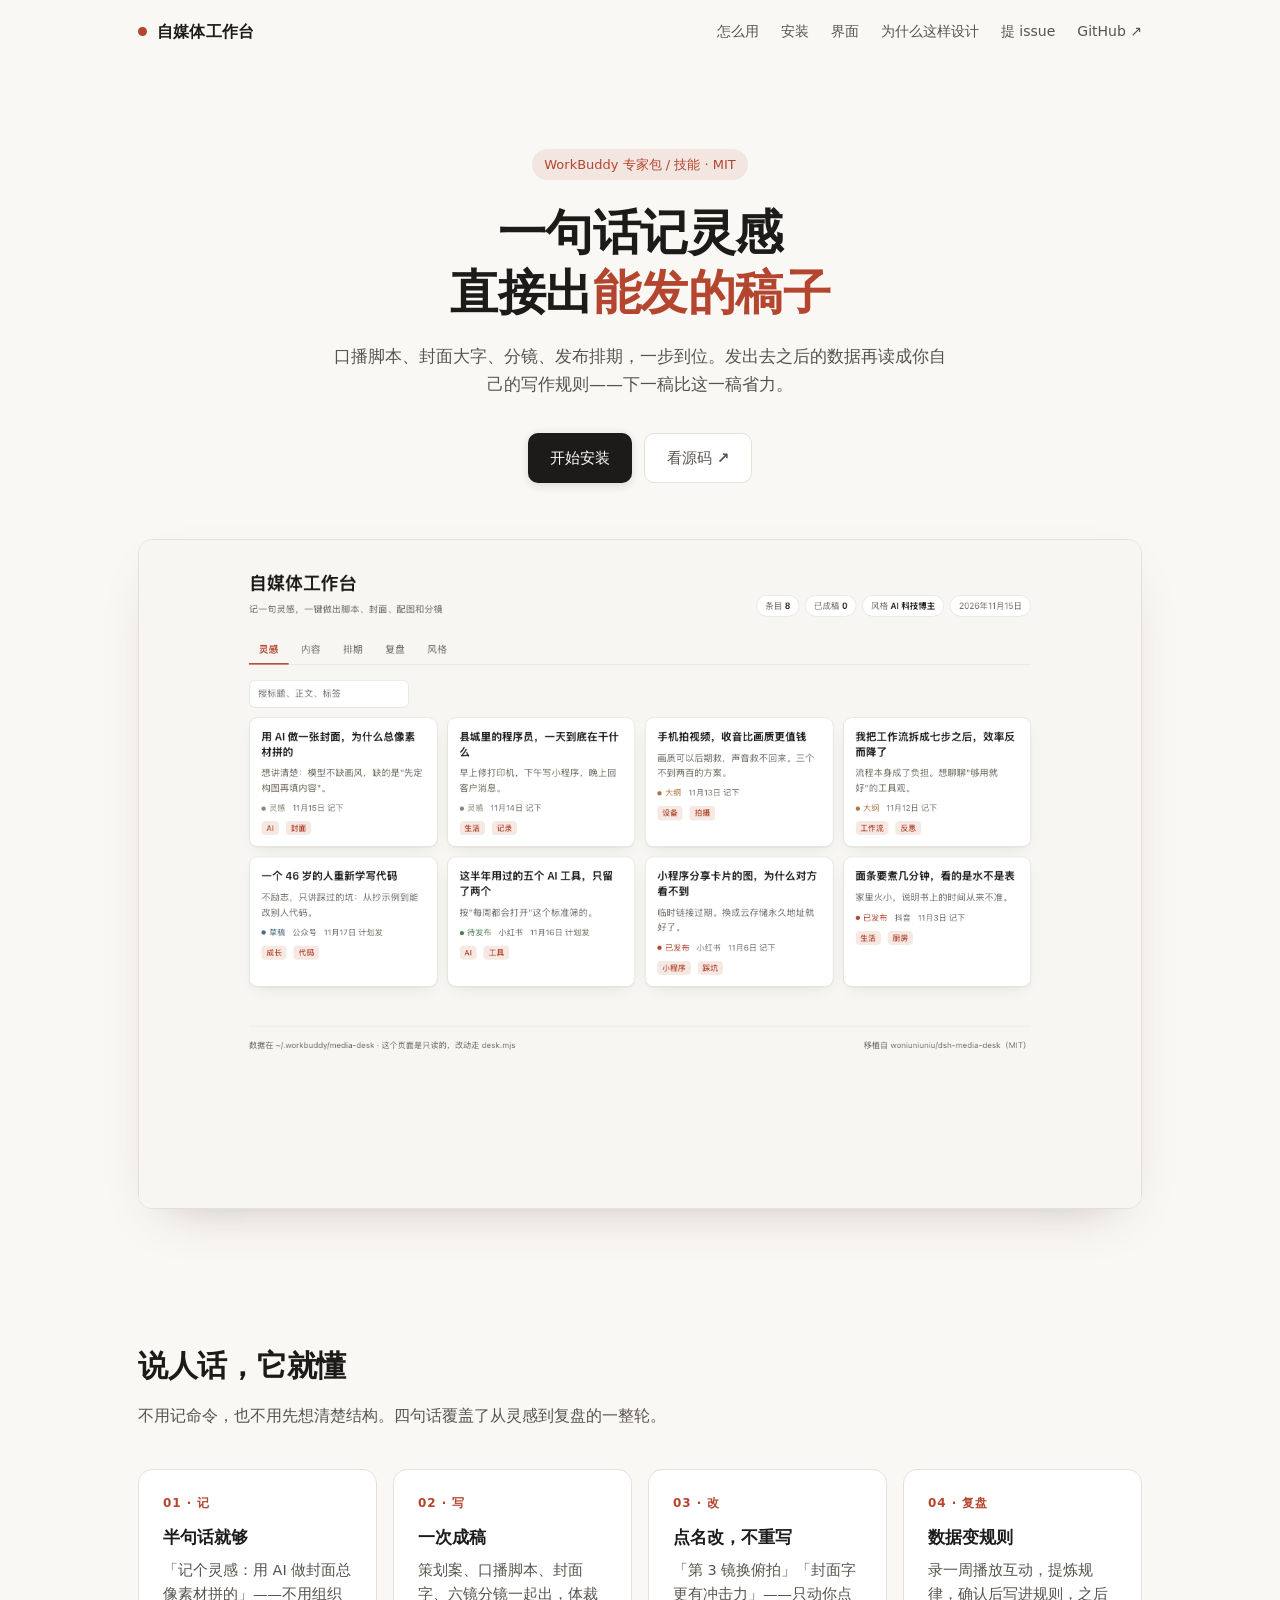
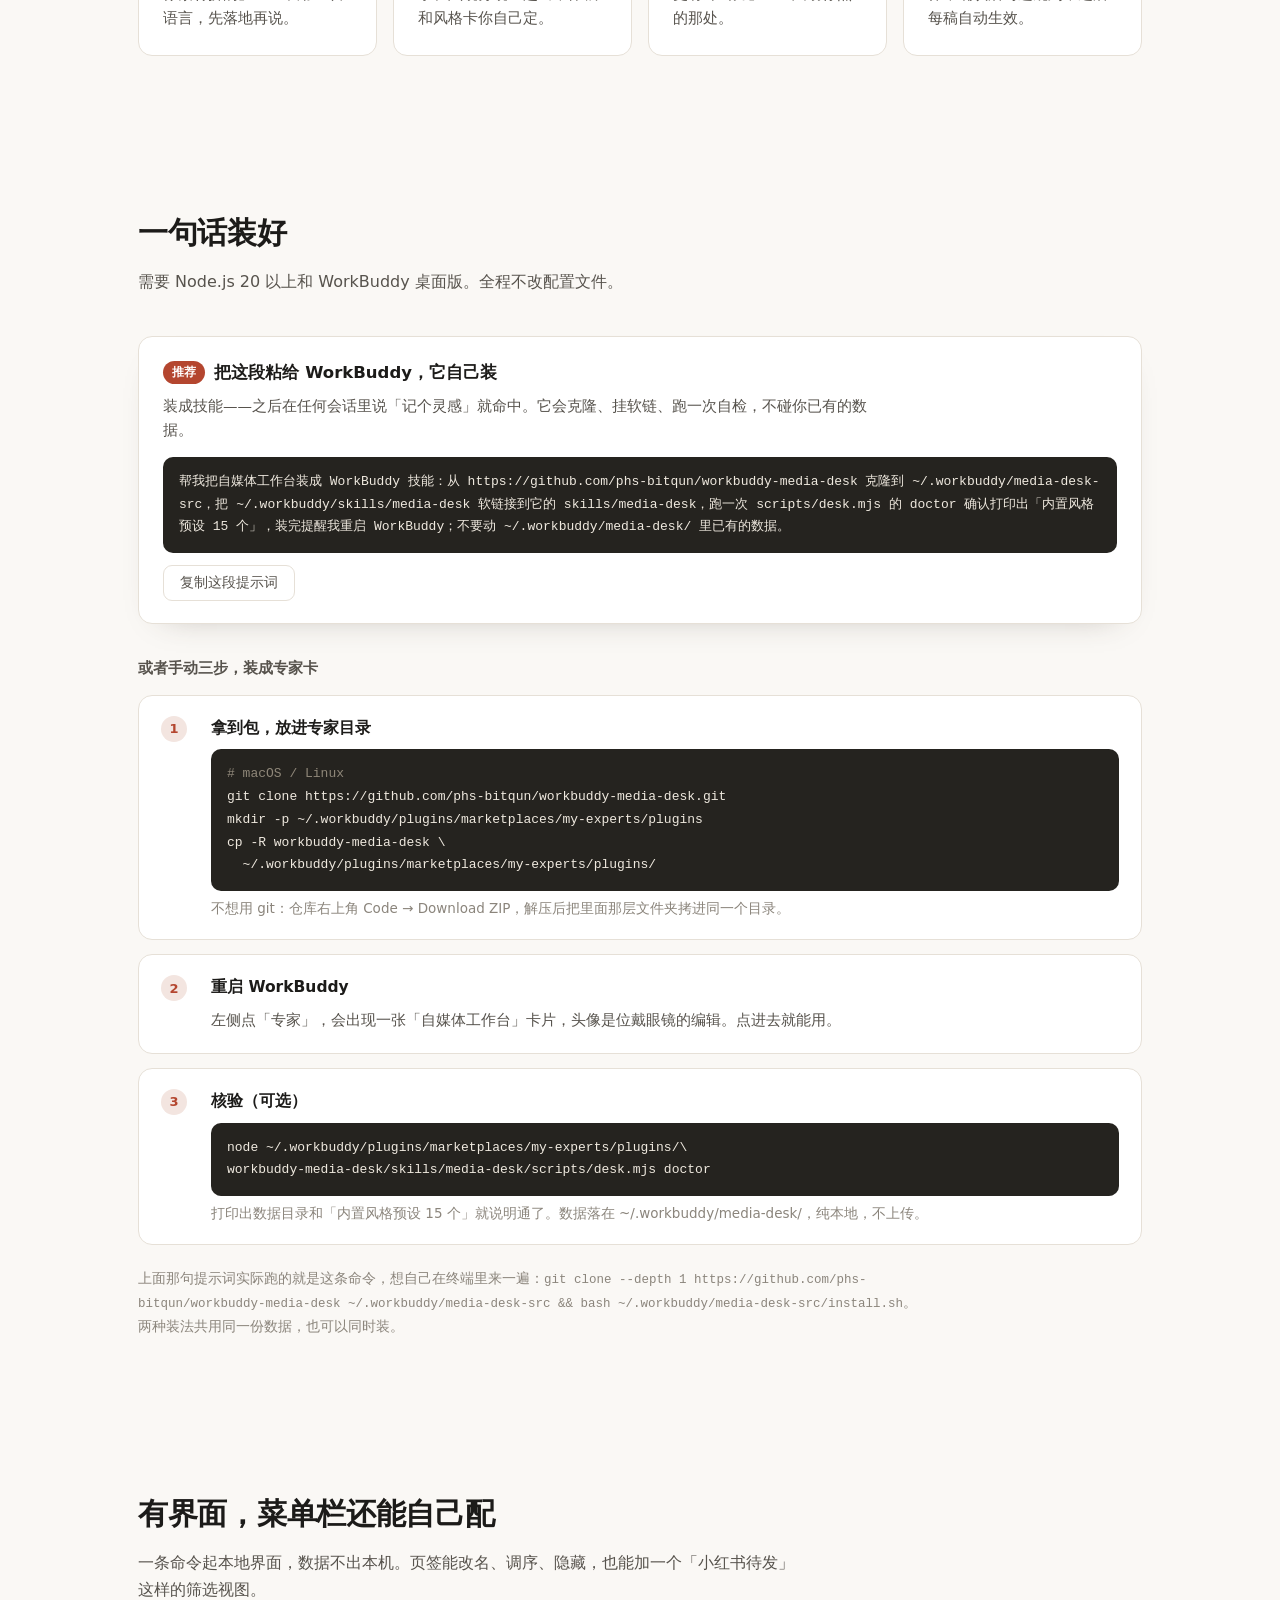
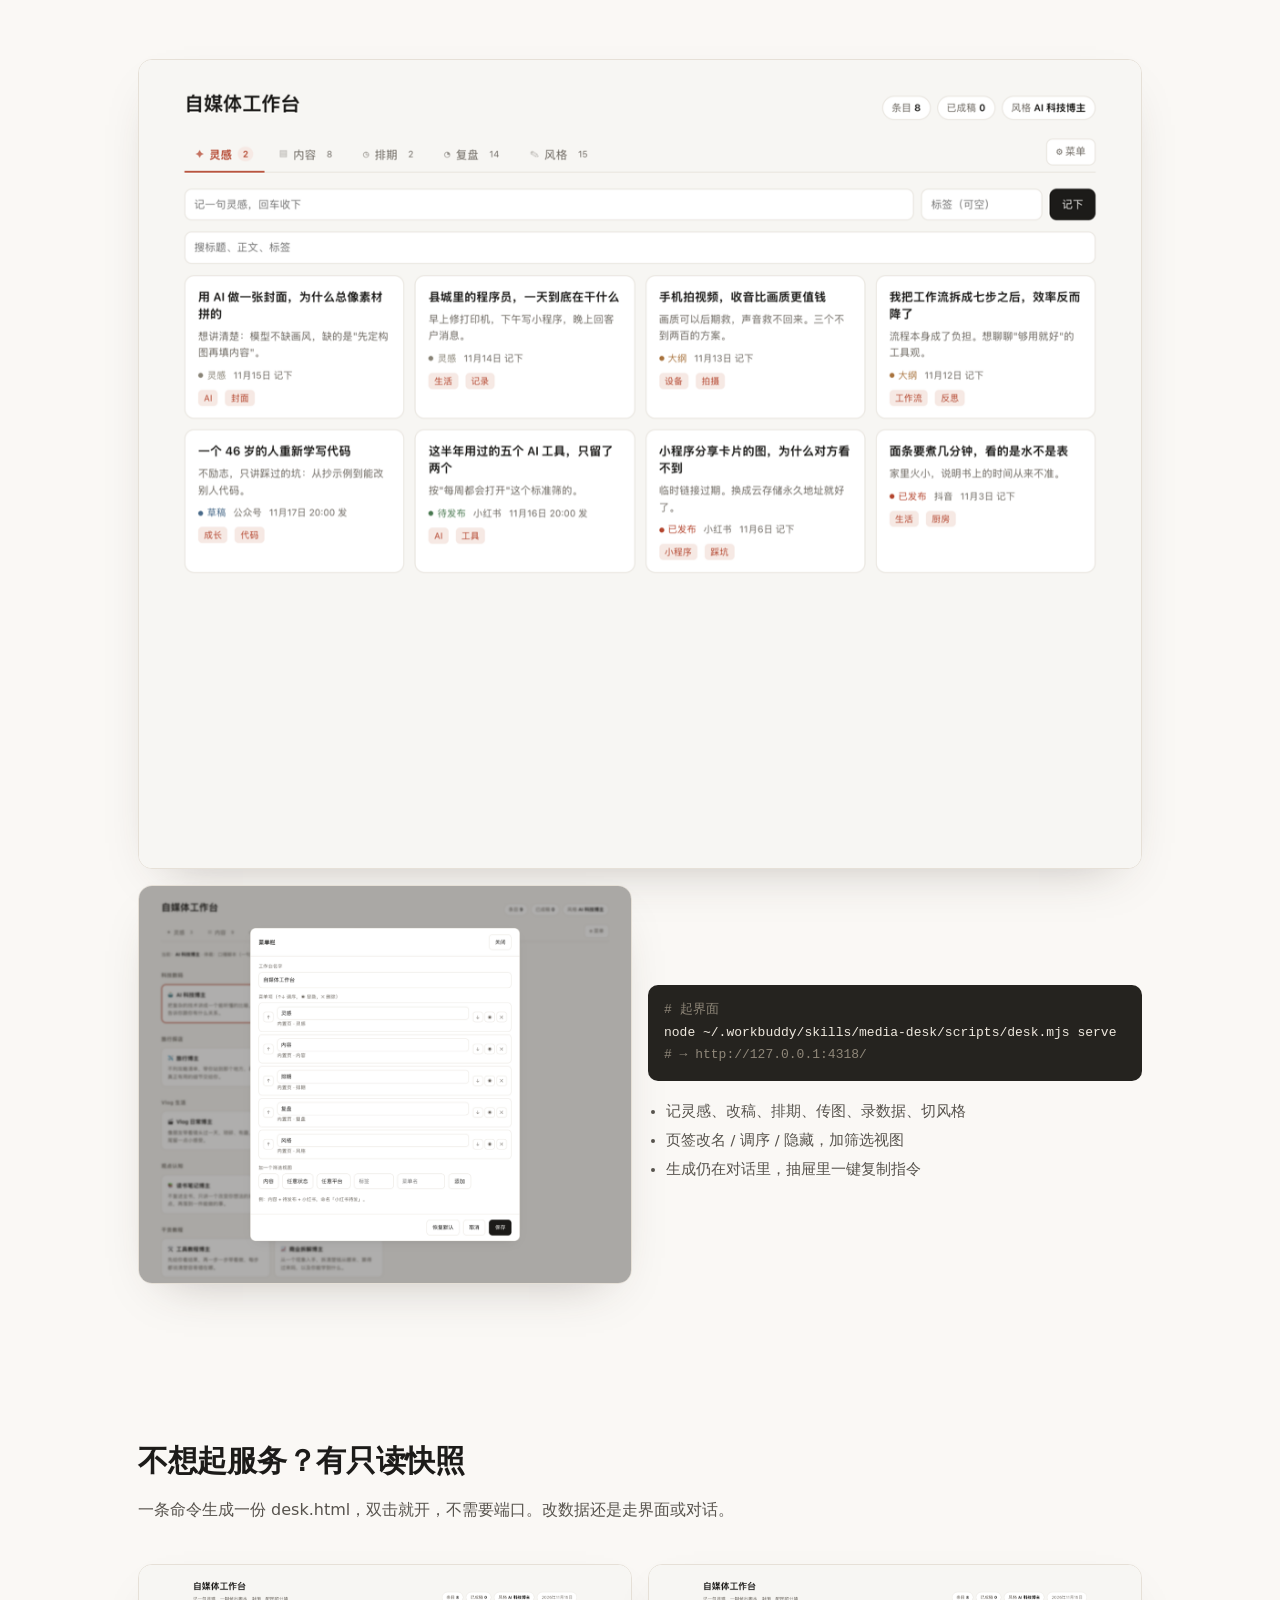
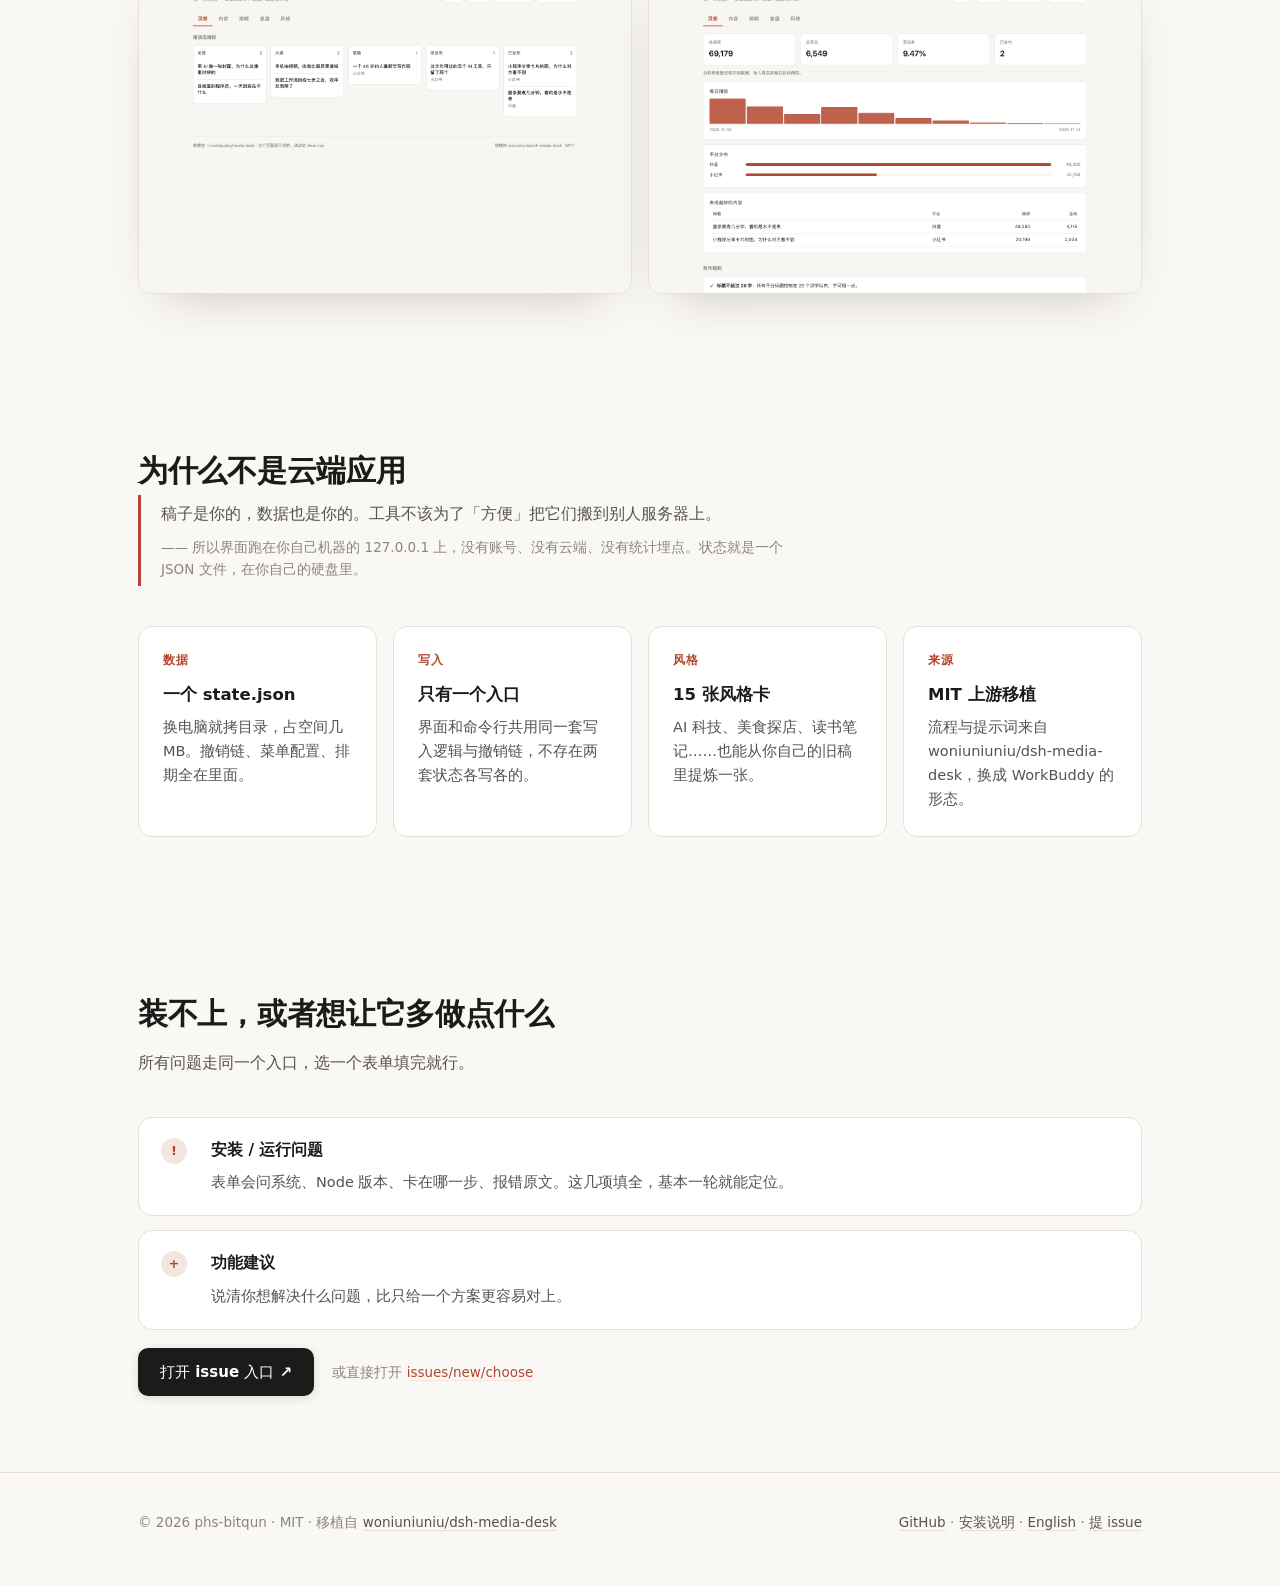
<file: docs/index.html>
<!DOCTYPE html>
<html lang="zh-CN">
<head>
<meta charset="UTF-8">
<meta name="viewport" content="width=device-width, initial-scale=1.0">
<title>自媒体工作台 · WorkBuddy 专家包与技能</title>
<link rel="icon" href="data:image/svg+xml,<svg xmlns='http://www.w3.org/2000/svg' viewBox='0 0 32 32'><rect width='32' height='32' rx='8' fill='%23faf8f5'/><circle cx='16' cy='16' r='9' fill='%23b4462f'/></svg>">
<meta name="description" content="一句话记灵感，直接出能发的口播脚本、封面大字和分镜，排好发布时间，再把平台数据读成你自己的写作规则。">
<style>
  :root{
    --bg:#faf8f5;
    --panel:#ffffff;
    --ink:#1c1b19;
    --ink-2:#57534d;
    --ink-3:#8b857c;
    --line:#e6e0d7;
    --accent:#b4462f;
    --accent-soft:#f3e5e0;
    --radius:14px;
    --maxw:1060px;
  }
  *{box-sizing:border-box;margin:0;padding:0}
  html{scroll-behavior:smooth}
  body{
    background:var(--bg);color:var(--ink);
    font-family:-apple-system,BlinkMacSystemFont,"PingFang SC","Hiragino Sans GB","Microsoft YaHei",system-ui,sans-serif;
    line-height:1.65;-webkit-font-smoothing:antialiased;
  }
  a{color:inherit;text-decoration:none}
  .wrap{max-width:var(--maxw);margin:0 auto;padding:0 28px}

  /* 顶栏 */
  header{position:sticky;top:0;z-index:20;backdrop-filter:blur(12px);background:rgba(250,248,245,.86);border-bottom:1px solid transparent;transition:border-color .3s}
  header.scrolled{border-bottom-color:var(--line)}
  .bar{display:flex;align-items:center;justify-content:space-between;height:64px}
  .brand{display:flex;align-items:center;gap:10px;font-weight:600;letter-spacing:.2px}
  .dot{width:9px;height:9px;border-radius:50%;background:var(--accent)}
  .bar nav{display:flex;gap:22px;font-size:14px;color:var(--ink-2)}
  .bar nav a{transition:color .2s}
  .bar nav a:hover{color:var(--accent)}

  /* 首屏 */
  .hero{padding:84px 0 56px;text-align:center}
  .tag{display:inline-block;font-size:13px;color:var(--accent);background:var(--accent-soft);padding:5px 12px;border-radius:100px;margin-bottom:22px}
  h1{font-size:clamp(30px,5vw,48px);line-height:1.25;letter-spacing:-.5px;font-weight:650}
  h1 em{font-style:normal;color:var(--accent)}
  .lede{margin:20px auto 0;max-width:620px;color:var(--ink-2);font-size:17px}
  .cta{margin-top:34px;display:flex;gap:12px;justify-content:center;flex-wrap:wrap}
  .btn{display:inline-flex;align-items:center;gap:8px;padding:12px 22px;border-radius:10px;font-size:15px;font-weight:550;transition:transform .18s,background .2s,box-shadow .2s}
  .btn:hover{transform:translateY(-1px)}
  .btn-primary{background:var(--ink);color:#fff;box-shadow:0 2px 10px rgba(28,27,25,.14)}
  .btn-primary:hover{background:#000}
  .btn-ghost{border:1px solid var(--line);background:var(--panel);color:var(--ink-2)}
  .btn-ghost:hover{border-color:#cfc7ba;color:var(--ink)}

  /* 截图 */
  .shot{margin:56px 0 0;border-radius:var(--radius);overflow:hidden;border:1px solid var(--line);background:var(--panel);box-shadow:0 20px 50px -28px rgba(60,50,40,.35)}
  .shot img{display:block;width:100%}

  section{padding:76px 0}
  .sec-head{max-width:660px;margin-bottom:40px}
  .sec-head h2{font-size:clamp(22px,3vw,30px);letter-spacing:-.3px;font-weight:640}
  .sec-head p{margin-top:12px;color:var(--ink-2)}

  /* 能力 */
  .grid{display:grid;grid-template-columns:repeat(auto-fit,minmax(232px,1fr));gap:16px}
  .card{background:var(--panel);border:1px solid var(--line);border-radius:var(--radius);padding:24px;transition:transform .22s,box-shadow .22s,border-color .22s}
  .card:hover{transform:translateY(-3px);box-shadow:0 14px 30px -20px rgba(60,50,40,.45);border-color:#d8d0c4}
  .num{font-size:12px;color:var(--accent);font-weight:600;letter-spacing:.08em}
  .card h3{margin:10px 0 8px;font-size:16.5px;font-weight:620}
  .card p{font-size:14.5px;color:var(--ink-2)}

  /* 安装 */
  .steps{display:grid;gap:14px}
  .step{display:grid;grid-template-columns:34px 1fr;gap:16px;align-items:start;background:var(--panel);border:1px solid var(--line);border-radius:var(--radius);padding:20px 22px}
  .stepn{width:26px;height:26px;border-radius:50%;background:var(--accent-soft);color:var(--accent);display:grid;place-items:center;font-size:13px;font-weight:650}
  .step h4{font-size:15.5px;font-weight:620;margin-bottom:8px}
  pre{background:#25231f;color:#efe9df;border-radius:10px;padding:14px 16px;overflow-x:auto;font-size:13px;line-height:1.75;
      font-family:ui-monospace,SFMono-Regular,Menlo,Consolas,monospace}
  pre .cm{color:#8f8779}
  .note{margin-top:6px;font-size:13.5px;color:var(--ink-3)}

  /* 一句话安装 */
  .oneline{background:var(--panel);border:1px solid var(--line);border-radius:var(--radius);padding:22px 24px;margin-bottom:10px;box-shadow:0 14px 34px -26px rgba(60,50,40,.4)}
  .oneline h3{font-size:16.5px;font-weight:620;display:flex;align-items:center;gap:9px;flex-wrap:wrap}
  .badge{font-size:11.5px;color:#fff;background:var(--accent);padding:2px 9px;border-radius:100px;font-weight:600;letter-spacing:.02em}
  .oneline p{margin:9px 0 14px;color:var(--ink-2);font-size:14.5px;max-width:720px}
  .oneline pre{white-space:pre-wrap;word-break:break-word}
  .copy{margin-top:12px;display:inline-flex;align-items:center;gap:7px;border:1px solid var(--line);background:var(--panel);
        color:var(--ink-2);border-radius:9px;padding:8px 16px;font-size:13.5px;font-family:inherit;cursor:pointer;
        transition:border-color .2s,color .2s,background .2s}
  .copy:hover{border-color:var(--accent);color:var(--accent)}
  .copy.done{border-color:var(--accent);color:var(--accent);background:var(--accent-soft)}
  .subhead{margin:32px 0 14px;font-size:15px;font-weight:620;color:var(--ink-2)}

  /* 双图 */
  .two{display:grid;grid-template-columns:1fr 1fr;gap:16px;margin-top:8px}
  .two .shot{margin:0}

  /* 引述 */
  .quote{border-left:3px solid var(--accent);padding:6px 0 6px 20px;color:var(--ink-2);font-size:16px}
  .quote span{display:block;margin-top:8px;font-size:13.5px;color:var(--ink-3)}

  footer{border-top:1px solid var(--line);padding:38px 0 54px;color:var(--ink-3);font-size:13.5px}
  footer .row{display:flex;justify-content:space-between;gap:20px;flex-wrap:wrap}
  footer a{color:var(--ink-2);border-bottom:1px solid var(--line)}
  footer a:hover{color:var(--accent);border-color:var(--accent)}

  /* 入场动画：只在 JS 可用时才隐藏，避免脚本挂了内容一起消失 */
  .rise{transition:opacity .55s cubic-bezier(.2,.7,.3,1),transform .55s cubic-bezier(.2,.7,.3,1)}
  html.js .rise{opacity:0;transform:translateY(14px)}
  html.js .rise.in{opacity:1;transform:none}
  @media (prefers-reduced-motion:reduce){
    html.js .rise{opacity:1;transform:none;transition:none}
  }

  @media(max-width:720px){
    .bar nav{display:none}
    .hero{padding:56px 0 36px}
    section{padding:56px 0}
    .two{grid-template-columns:1fr}
    .step{grid-template-columns:1fr;gap:10px}
  }
</style>
</head>
<body>

<header id="hdr">
  <div class="wrap bar">
    <div class="brand"><span class="dot"></span>自媒体工作台</div>
    <nav>
      <a href="#how">怎么用</a>
      <a href="#install">安装</a>
      <a href="#ui">界面</a>
      <a href="#why">为什么这样设计</a>
      <a href="https://github.com/phs-bitqun/workbuddy-media-desk/issues/new/choose">提 issue</a>
      <a href="https://github.com/phs-bitqun/workbuddy-media-desk">GitHub ↗</a>
    </nav>
  </div>
</header>

<main class="wrap">

  <div class="hero">
    <span class="tag">WorkBuddy 专家包 / 技能 · MIT</span>
    <h1>一句话记灵感<br>直接出<em>能发的稿子</em></h1>
    <p class="lede">口播脚本、封面大字、分镜、发布排期，一步到位。发出去之后的数据再读成你自己的写作规则——下一稿比这一稿省力。</p>
    <div class="cta">
      <a class="btn btn-primary" href="#install">开始安装</a>
      <a class="btn btn-ghost" href="https://github.com/phs-bitqun/workbuddy-media-desk">看源码 ↗</a>
    </div>
    <div class="shot rise"><img src="desk-ideas.png" alt="工作台灵感页：卡片式灵感墙" loading="eager"></div>
  </div>

  <section id="how">
    <div class="sec-head rise">
      <h2>说人话，它就懂</h2>
      <p>不用记命令，也不用先想清楚结构。四句话覆盖了从灵感到复盘的一整轮。</p>
    </div>
    <div class="grid">
      <div class="card rise"><div class="num">01 · 记</div><h3>半句话就够</h3><p>「记个灵感：用 AI 做封面总像素材拼的」——不用组织语言，先落地再说。</p></div>
      <div class="card rise"><div class="num">02 · 写</div><h3>一次成稿</h3><p>策划案、口播脚本、封面字、六镜分镜一起出，体裁和风格卡你自己定。</p></div>
      <div class="card rise"><div class="num">03 · 改</div><h3>点名改，不重写</h3><p>「第 3 镜换俯拍」「封面字更有冲击力」——只动你点的那处。</p></div>
      <div class="card rise"><div class="num">04 · 复盘</div><h3>数据变规则</h3><p>录一周播放互动，提炼规律，确认后写进规则，之后每稿自动生效。</p></div>
    </div>
  </section>

  <section id="install">
    <div class="sec-head rise">
      <h2>一句话装好</h2>
      <p>需要 Node.js 20 以上和 WorkBuddy 桌面版。全程不改配置文件。</p>
    </div>
    <div class="oneline rise">
      <h3><span class="badge">推荐</span>把这段粘给 WorkBuddy，它自己装</h3>
      <p>装成技能——之后在任何会话里说「记个灵感」就命中。它会克隆、挂软链、跑一次自检，不碰你已有的数据。</p>
<pre id="oneprompt">帮我把自媒体工作台装成 WorkBuddy 技能：从 https://github.com/phs-bitqun/workbuddy-media-desk 克隆到 ~/.workbuddy/media-desk-src，把 ~/.workbuddy/skills/media-desk 软链接到它的 skills/media-desk，跑一次 scripts/desk.mjs 的 doctor 确认打印出「内置风格预设 15 个」，装完提醒我重启 WorkBuddy；不要动 ~/.workbuddy/media-desk/ 里已有的数据。</pre>
      <button class="copy" data-copy="#oneprompt" type="button">复制这段提示词</button>
    </div>
    <h3 class="subhead rise">或者手动三步，装成专家卡</h3>
    <div class="steps">
      <div class="step rise">
        <div class="stepn">1</div>
        <div>
          <h4>拿到包，放进专家目录</h4>
<pre><span class="cm"># macOS / Linux</span>
git clone https://github.com/phs-bitqun/workbuddy-media-desk.git
mkdir -p ~/.workbuddy/plugins/marketplaces/my-experts/plugins
cp -R workbuddy-media-desk \
  ~/.workbuddy/plugins/marketplaces/my-experts/plugins/</pre>
          <p class="note">不想用 git：仓库右上角 Code → Download ZIP，解压后把里面那层文件夹拷进同一个目录。</p>
        </div>
      </div>
      <div class="step rise">
        <div class="stepn">2</div>
        <div>
          <h4>重启 WorkBuddy</h4>
          <p style="color:var(--ink-2);font-size:14.5px">左侧点「专家」，会出现一张「自媒体工作台」卡片，头像是位戴眼镜的编辑。点进去就能用。</p>
        </div>
      </div>
      <div class="step rise">
        <div class="stepn">3</div>
        <div>
          <h4>核验（可选）</h4>
<pre>node ~/.workbuddy/plugins/marketplaces/my-experts/plugins/\
workbuddy-media-desk/skills/media-desk/scripts/desk.mjs doctor</pre>
          <p class="note">打印出数据目录和「内置风格预设 15 个」就说明通了。数据落在 ~/.workbuddy/media-desk/，纯本地，不上传。</p>
        </div>
      </div>
    </div>
    <p class="note" style="margin-top:22px;max-width:780px">上面那句提示词实际跑的就是这条命令，想自己在终端里来一遍：<code style="font-family:ui-monospace,SFMono-Regular,Menlo,monospace;font-size:12.5px">git clone --depth 1 https://github.com/phs-bitqun/workbuddy-media-desk ~/.workbuddy/media-desk-src &amp;&amp; bash ~/.workbuddy/media-desk-src/install.sh</code>。两种装法共用同一份数据，也可以同时装。</p>
  </section>

  <section id="ui">
    <div class="sec-head rise">
      <h2>有界面，菜单栏还能自己配</h2>
      <p>一条命令起本地界面，数据不出本机。页签能改名、调序、隐藏，也能加一个「小红书待发」这样的筛选视图。</p>
    </div>
    <div class="shot rise"><img src="ui-desk.png" alt="本地交互界面：菜单栏、灵感卡片、记灵感输入框" loading="lazy"></div>
    <div class="two" style="margin-top:16px">
      <div class="shot rise"><img src="ui-menu.png" alt="菜单设置面板：改名、调序、隐藏、新增筛选视图" loading="lazy"></div>
      <div class="rise" style="align-self:center">
<pre><span class="cm"># 起界面</span>
node ~/.workbuddy/skills/media-desk/scripts/desk.mjs serve
<span class="cm"># → http://127.0.0.1:4318/</span></pre>
        <ul style="margin:16px 0 0 18px;color:var(--ink-2);font-size:14.5px;line-height:2">
          <li>记灵感、改稿、排期、传图、录数据、切风格</li>
          <li>页签改名 / 调序 / 隐藏，加筛选视图</li>
          <li>生成仍在对话里，抽屉里一键复制指令</li>
        </ul>
      </div>
    </div>
  </section>

  <section>
    <div class="sec-head rise">
      <h2>不想起服务？有只读快照</h2>
      <p>一条命令生成一份 desk.html，双击就开，不需要端口。改数据还是走界面或对话。</p>
    </div>
    <div class="two">
      <div class="shot rise"><img src="desk-content.png" alt="内容页：按状态分栏" loading="lazy"></div>
      <div class="shot rise"><img src="desk-insights.png" alt="复盘页：播放趋势与平台分布" loading="lazy"></div>
    </div>
  </section>

  <section id="why">
    <div class="sec-head rise">
      <h2>为什么不是云端应用</h2>
      <div class="quote">
        稿子是你的，数据也是你的。工具不该为了「方便」把它们搬到别人服务器上。
        <span>—— 所以界面跑在你自己机器的 127.0.0.1 上，没有账号、没有云端、没有统计埋点。状态就是一个 JSON 文件，在你自己的硬盘里。</span>
      </div>
    </div>
    <div class="grid">
      <div class="card rise"><div class="num">数据</div><h3>一个 state.json</h3><p>换电脑就拷目录，占空间几 MB。撤销链、菜单配置、排期全在里面。</p></div>
      <div class="card rise"><div class="num">写入</div><h3>只有一个入口</h3><p>界面和命令行共用同一套写入逻辑与撤销链，不存在两套状态各写各的。</p></div>
      <div class="card rise"><div class="num">风格</div><h3>15 张风格卡</h3><p>AI 科技、美食探店、读书笔记……也能从你自己的旧稿里提炼一张。</p></div>
      <div class="card rise"><div class="num">来源</div><h3>MIT 上游移植</h3><p>流程与提示词来自 woniuniuniu/dsh-media-desk，换成 WorkBuddy 的形态。</p></div>
    </div>
  </section>

  <section id="feedback">
    <div class="sec-head rise">
      <h2>装不上，或者想让它多做点什么</h2>
      <p>所有问题走同一个入口，选一个表单填完就行。</p>
    </div>
    <div class="steps">
      <div class="step rise">
        <div class="stepn">!</div>
        <div>
          <h4>安装 / 运行问题</h4>
          <p style="color:var(--ink-2);font-size:14.5px">表单会问系统、Node 版本、卡在哪一步、报错原文。这几项填全，基本一轮就能定位。</p>
        </div>
      </div>
      <div class="step rise">
        <div class="stepn">+</div>
        <div>
          <h4>功能建议</h4>
          <p style="color:var(--ink-2);font-size:14.5px">说清你想解决什么问题，比只给一个方案更容易对上。</p>
        </div>
      </div>
    </div>
    <p class="note" style="margin-top:18px">
      <a class="btn btn-primary" href="https://github.com/phs-bitqun/workbuddy-media-desk/issues/new/choose">打开 issue 入口 ↗</a>
      <span style="margin-left:14px">或直接打开 <a href="https://github.com/phs-bitqun/workbuddy-media-desk/issues/new/choose" style="color:var(--accent);border-bottom:1px solid var(--accent-soft)">issues/new/choose</a></span>
    </p>
  </section>

</main>

<footer>
  <div class="wrap row">
    <div>© 2026 phs-bitqun · MIT · 移植自 <a href="https://github.com/woniuniuniu/dsh-media-desk">woniuniuniu/dsh-media-desk</a></div>
    <div><a href="https://github.com/phs-bitqun/workbuddy-media-desk">GitHub</a> · <a href="https://github.com/phs-bitqun/workbuddy-media-desk/blob/main/INSTALL.md">安装说明</a> · <a href="https://github.com/phs-bitqun/workbuddy-media-desk/blob/main/README.en.md">English</a> · <a href="https://github.com/phs-bitqun/workbuddy-media-desk/issues/new/choose">提 issue</a></div>
  </div>
</footer>

<script>
  document.documentElement.classList.add('js');

  const hdr = document.getElementById('hdr');
  addEventListener('scroll', () => hdr.classList.toggle('scrolled', scrollY > 8), {passive:true});

  const items = [...document.querySelectorAll('.rise')];
  if ('IntersectionObserver' in window) {
    const io = new IntersectionObserver((entries) => {
      entries.forEach((e) => {
        if (!e.isIntersecting) return;
        e.target.classList.add('in');
        io.unobserve(e.target);
      });
    }, {threshold: 0, rootMargin: '0px 0px -8% 0px'});
    items.forEach(el => io.observe(el));
  } else {
    items.forEach(el => el.classList.add('in'));
  }

  // 兜底：快速滚动或跳锚点会跳过观察器，兜一圈把已经进入视口的一律放出来
  const sweep = () => {
    items.forEach((el) => {
      if (!el.classList.contains('in') && el.getBoundingClientRect().top < innerHeight * 1.05) el.classList.add('in');
    });
  };
  let ticking = false;
  const onScroll = () => {
    if (ticking) return;
    ticking = true;
    requestAnimationFrame(() => { sweep(); ticking = false; });
  };
  addEventListener('scroll', onScroll, { passive: true });
  addEventListener('resize', onScroll, { passive: true });
  addEventListener('hashchange', () => setTimeout(sweep, 60));
  [120, 600, 1500].forEach((ms) => setTimeout(sweep, ms));

  // 复制提示词：file:// 下 clipboard API 可能被拒，退回 execCommand
  document.querySelectorAll('.copy').forEach((btn) => {
    btn.addEventListener('click', async () => {
      const src = document.querySelector(btn.dataset.copy);
      if (!src) return;
      const text = src.textContent.trim();
      let ok = true;
      try {
        await navigator.clipboard.writeText(text);
      } catch {
        const ta = document.createElement('textarea');
        ta.value = text;
        ta.style.position = 'fixed';
        ta.style.opacity = '0';
        document.body.appendChild(ta);
        ta.select();
        ok = document.execCommand('copy');
        ta.remove();
      }
      const label = btn.textContent;
      btn.textContent = ok ? '已复制' : '复制失败，请手动选中';
      btn.classList.add('done');
      setTimeout(() => { btn.textContent = label; btn.classList.remove('done'); }, 1800);
    });
  });
</script>
</body>
</html>
</file>
